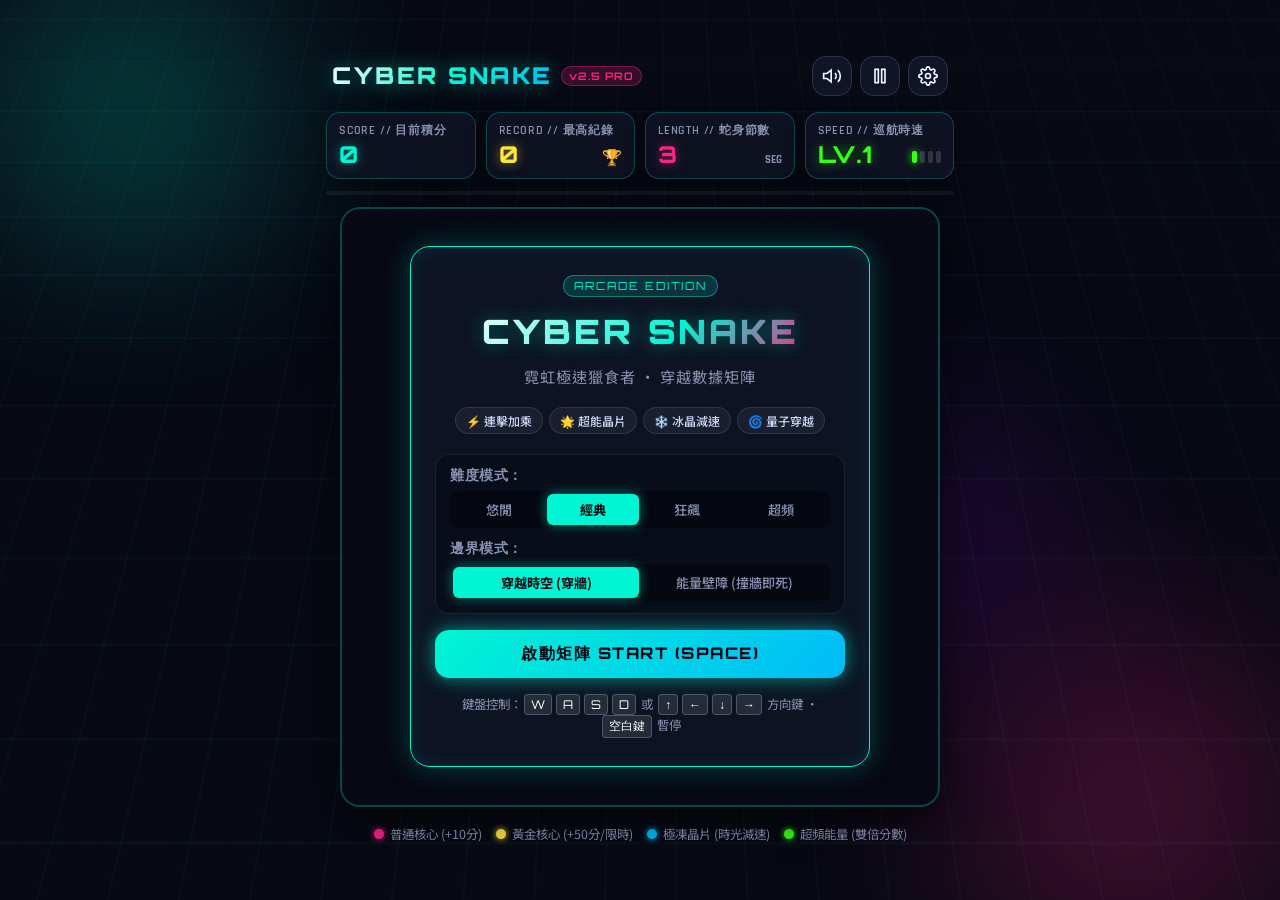
<file: index.html>
<!DOCTYPE html>
<html lang="zh-TW">
<head>
  <meta charset="UTF-8">
  <meta name="viewport" content="width=device-width, initial-scale=1.0, maximum-scale=1.0, user-scalable=no">
  <title>CYBER SNAKE // 極光霓幻貪食蛇 2077</title>
  <meta name="description" content="極致聲光震撼的 HTML5 霓虹賽博風貪食蛇遊戲，具備連擊系統、特殊道具、流暢特效與自定義模式！">
  <link rel="preconnect" href="https://fonts.googleapis.com">
  <link rel="preconnect" href="https://fonts.gstatic.com" crossorigin>
  <link href="https://fonts.googleapis.com/css2?family=Orbitron:wght@400;600;800;900&family=Rajdhani:wght@500;600;700&family=Noto+Sans+TC:wght@400;500;700&display=swap" rel="stylesheet">
  <link rel="stylesheet" href="style.css">
</head>
<body>
  <!-- 背景流動光暈與網格 -->
  <div class="cyber-bg" aria-hidden="true">
    <div class="cyber-grid"></div>
    <div class="cyber-orb orb-1"></div>
    <div class="cyber-orb orb-2"></div>
    <div class="cyber-orb orb-3"></div>
  </div>

  <div class="game-wrapper" id="gameWrapper">
    <!-- 頂部導航與狀態列 -->
    <header class="game-header">
      <div class="brand-zone">
        <div class="logo-glitch" data-text="CYBER SNAKE">
          <span class="neon-title">CYBER SNAKE</span>
          <span class="sub-badge">v2.5 PRO</span>
        </div>
      </div>

      <div class="header-actions">
        <button id="btnSound" class="glass-btn icon-btn" title="聲音開關" aria-label="音效切換">
          <svg id="soundIconOn" class="svg-icon" viewBox="0 0 24 24" fill="none" stroke="currentColor" stroke-width="2">
            <polygon points="11 5 6 9 2 9 2 15 6 15 11 19 11 5"></polygon>
            <path d="M19.07 4.93a10 10 0 0 1 0 14.14M15.54 8.46a5 5 0 0 1 0 7.07"></path>
          </svg>
          <svg id="soundIconOff" class="svg-icon hidden" viewBox="0 0 24 24" fill="none" stroke="currentColor" stroke-width="2">
            <polygon points="11 5 6 9 2 9 2 15 6 15 11 19 11 5"></polygon>
            <line x1="23" y1="9" x2="17" y2="15"></line>
            <line x1="17" y1="9" x2="23" y2="15"></line>
          </svg>
        </button>
        <button id="btnPause" class="glass-btn icon-btn" title="暫停遊戲 (Space)" aria-label="暫停">
          <svg id="pauseIcon" class="svg-icon" viewBox="0 0 24 24" fill="none" stroke="currentColor" stroke-width="2">
            <rect x="6" y="4" width="4" height="16"></rect>
            <rect x="14" y="4" width="4" height="16"></rect>
          </svg>
          <svg id="playIcon" class="svg-icon hidden" viewBox="0 0 24 24" fill="none" stroke="currentColor" stroke-width="2">
            <polygon points="5 3 19 12 5 21 5 3"></polygon>
          </svg>
        </button>
        <button id="btnSettings" class="glass-btn icon-btn" title="遊戲設定" aria-label="設定">
          <svg class="svg-icon" viewBox="0 0 24 24" fill="none" stroke="currentColor" stroke-width="2">
            <circle cx="12" cy="12" r="3"></circle>
            <path d="M19.4 15a1.65 1.65 0 0 0 .33 1.82l.06.06a2 2 0 0 1 0 2.83 2 2 0 0 1-2.83 0l-.06-.06a1.65 1.65 0 0 0-1.82-.33 1.65 1.65 0 0 0-1 1.51V21a2 2 0 0 1-2 2 2 2 0 0 1-2-2v-.09A1.65 1.65 0 0 0 9 19.4a1.65 1.65 0 0 0-1.82.33l-.06.06a2 2 0 0 1-2.83 0 2 2 0 0 1 0-2.83l.06-.06a1.65 1.65 0 0 0 .33-1.82 1.65 1.65 0 0 0-1.51-1H3a2 2 0 0 1-2-2 2 2 0 0 1 2-2h.09A1.65 1.65 0 0 0 4.6 9a1.65 1.65 0 0 0-.33-1.82l-.06-.06a2 2 0 0 1 0-2.83 2 2 0 0 1 2.83 0l.06.06a1.65 1.65 0 0 0 1.82.33H9a1.65 1.65 0 0 0 1-1.51V3a2 2 0 0 1 2-2 2 2 0 0 1 2 2v.09a1.65 1.65 0 0 0 1 1.51 1.65 1.65 0 0 0 1.82-.33l.06-.06a2 2 0 0 1 2.83 0 2 2 0 0 1 0 2.83l-.06.06a1.65 1.65 0 0 0-.33 1.82V9a1.65 1.65 0 0 0 1.51 1H21a2 2 0 0 1 2 2 2 2 0 0 1-2 2h-.09a1.65 1.65 0 0 0-1.51 1z"></path>
          </svg>
        </button>
      </div>
    </header>

    <!-- 儀表板 HUD -->
    <section class="hud-dashboard" aria-label="遊戲資訊儀表板">
      <div class="hud-card score-card">
        <span class="hud-label">SCORE // 目前積分</span>
        <div class="hud-value-row">
          <span id="currentScore" class="hud-value neon-cyan">0</span>
          <span id="comboBadge" class="combo-badge hidden">x1.5 COMBO</span>
        </div>
      </div>

      <div class="hud-card highscore-card">
        <span class="hud-label">RECORD // 最高紀錄</span>
        <div class="hud-value-row">
          <span id="highScore" class="hud-value neon-gold">0</span>
          <span class="trophy-icon">🏆</span>
        </div>
      </div>

      <div class="hud-card length-card">
        <span class="hud-label">LENGTH // 蛇身節數</span>
        <div class="hud-value-row">
          <span id="snakeLength" class="hud-value neon-magenta">3</span>
          <span class="length-unit">SEG</span>
        </div>
      </div>

      <div class="hud-card speed-card">
        <span class="hud-label">SPEED // 巡航時速</span>
        <div class="hud-value-row">
          <span id="speedDisplay" class="hud-value neon-green">LV.1</span>
          <div class="speed-gauge" id="speedGauge">
            <span class="bar active"></span>
            <span class="bar"></span>
            <span class="bar"></span>
            <span class="bar"></span>
          </div>
        </div>
      </div>
    </section>

    <!-- 連擊進度條 -->
    <div class="combo-progress-wrapper">
      <div id="comboProgressBar" class="combo-progress-bar"></div>
    </div>

    <!-- 核心畫布區域 -->
    <main class="canvas-container" id="canvasContainer">
      <canvas id="gameCanvas" width="600" height="600"></canvas>

      <!-- 畫面震動覆蓋層 -->
      <div id="screenFxOverlay" class="screen-fx-overlay"></div>

      <!-- 開始選單覆蓋層 -->
      <div id="startOverlay" class="game-overlay active">
        <div class="overlay-box neon-glow-box">
          <div class="overlay-badge">ARCADE EDITION</div>
          <h1 class="game-main-title">CYBER SNAKE</h1>
          <p class="game-tagline">霓虹極速獵食者 ‧ 穿越數據矩陣</p>
          
          <div class="feature-pills">
            <span class="pill">⚡ 連擊加乘</span>
            <span class="pill">🌟 超能晶片</span>
            <span class="pill">❄️ 冰晶減速</span>
            <span class="pill">🌀 量子穿越</span>
          </div>

          <div class="quick-settings">
            <div class="setting-item">
              <span class="setting-title">難度模式：</span>
              <div class="segmented-control" id="startDifficultySelect">
                <button type="button" class="segment-btn" data-diff="chill">悠閒</button>
                <button type="button" class="segment-btn active" data-diff="normal">經典</button>
                <button type="button" class="segment-btn" data-diff="rush">狂飆</button>
                <button type="button" class="segment-btn" data-diff="adaptive">超頻</button>
              </div>
            </div>
            <div class="setting-item">
              <span class="setting-title">邊界模式：</span>
              <div class="segmented-control" id="startBoundarySelect">
                <button type="button" class="segment-btn active" data-wall="wrap">穿越時空 (穿牆)</button>
                <button type="button" class="segment-btn" data-wall="boxed">能量壁障 (撞牆即死)</button>
              </div>
            </div>
          </div>

          <button id="btnStartGame" class="action-btn primary-btn pulse-glow">
            <span class="btn-text">啟動矩陣 START (SPACE)</span>
            <div class="btn-shine"></div>
          </button>

          <div class="desktop-tips">
            <span>鍵盤控制：<kbd>W</kbd><kbd>A</kbd><kbd>S</kbd><kbd>D</kbd> 或 <kbd>↑</kbd><kbd>←</kbd><kbd>↓</kbd><kbd>→</kbd> 方向鍵 ‧ <kbd>空白鍵</kbd> 暫停</span>
          </div>
        </div>
      </div>

      <!-- 暫停覆蓋層 -->
      <div id="pauseOverlay" class="game-overlay hidden">
        <div class="overlay-box mini-box">
          <h2 class="overlay-title">SYSTEM PAUSED</h2>
          <p class="overlay-subtitle">系統已暫停，隨時可繼續</p>
          <div class="overlay-btn-group">
            <button id="btnResumeGame" class="action-btn primary-btn">
              <span>繼續遊戲 RESUME</span>
            </button>
            <button id="btnRestartFromPause" class="action-btn secondary-btn">
              <span>重啟回合 RESTART</span>
            </button>
          </div>
        </div>
      </div>

      <!-- 遊戲結束覆蓋層 -->
      <div id="gameOverOverlay" class="game-overlay hidden">
        <div class="overlay-box neon-danger-box">
          <div class="death-glitch">CRITICAL COLLISION</div>
          <h2 class="game-over-title">MISSION OVER</h2>
          <p id="deathReason" class="death-reason">撞擊了自身的奈米尾節</p>

          <div class="game-over-stats">
            <div class="stat-col">
              <span class="stat-name">本次得分</span>
              <span id="finalScore" class="stat-num neon-cyan">0</span>
            </div>
            <div class="stat-divider"></div>
            <div class="stat-col">
              <span class="stat-name">最高連擊</span>
              <span id="finalMaxCombo" class="stat-num neon-magenta">x0</span>
            </div>
            <div class="stat-divider"></div>
            <div class="stat-col">
              <span class="stat-name">吸收能量</span>
              <span id="finalApples" class="stat-num neon-gold">0</span>
            </div>
          </div>

          <div id="newRecordBanner" class="new-record-banner hidden">
            ✨ NEW HIGH SCORE! 刷新歷史最高紀錄 ✨
          </div>

          <div class="overlay-btn-group">
            <button id="btnPlayAgain" class="action-btn primary-btn pulse-glow">
              <span>再玩一次 PLAY AGAIN (R)</span>
            </button>
            <button id="btnOpenMenu" class="action-btn secondary-btn">
              <span>返回首頁 MENU</span>
            </button>
          </div>
        </div>
      </div>
    </main>

    <!-- 底部行動裝置虛擬控制器 (手機/觸控螢幕自適應) -->
    <nav class="mobile-controls" id="mobileControls" aria-label="行動控制鍵">
      <div class="dpad-container">
        <button id="btnUp" class="dpad-btn dpad-up" aria-label="向上">▲</button>
        <div class="dpad-middle-row">
          <button id="btnLeft" class="dpad-btn dpad-left" aria-label="向左">◀</button>
          <div class="dpad-center"></div>
          <button id="btnRight" class="dpad-btn dpad-right" aria-label="向右">▶</button>
        </div>
        <button id="btnDown" class="dpad-btn dpad-down" aria-label="向下">▼</button>
      </div>
    </nav>

    <!-- 玩法說明與圖例列 -->
    <footer class="game-legend">
      <div class="legend-item"><span class="legend-dot dot-normal"></span> 普通核心 (+10分)</div>
      <div class="legend-item"><span class="legend-dot dot-gold"></span> 黃金核心 (+50分/限時)</div>
      <div class="legend-item"><span class="legend-dot dot-freeze"></span> 極凍晶片 (時光減速)</div>
      <div class="legend-item"><span class="legend-dot dot-hyper"></span> 超頻能量 (雙倍分數)</div>
    </footer>
  </div>

  <!-- 設定對話框 Modal -->
  <dialog id="settingsModal" class="cyber-modal">
    <div class="modal-content neon-glow-box">
      <div class="modal-header">
        <h3 class="modal-title">⚙️ 系統參數配置 SYSTEM CONFIG</h3>
        <button id="btnCloseSettings" class="close-btn" aria-label="關閉設定">✕</button>
      </div>

      <div class="modal-body">
        <div class="form-group">
          <label class="form-label" for="themeSelect">霓虹光譜 (外觀配色)：</label>
          <select id="themeSelect" class="cyber-select">
            <option value="cyber">青藍賽博 (Cyber Neon)</option>
            <option value="emerald">翡翠毒牙 (Emerald Viper)</option>
            <option value="solar">日珥烈焰 (Solar Flare)</option>
            <option value="amethyst">紫晶幻影 (Amethyst Phantom)</option>
          </select>
        </div>

        <div class="form-group">
          <label class="form-label" for="settingDifficulty">預設初始難度：</label>
          <select id="settingDifficulty" class="cyber-select">
            <option value="chill">悠閒巡航 (慢速 110ms)</option>
            <option value="normal" selected>經典平衡 (標準 80ms)</option>
            <option value="rush">極速狂飆 (疾速 55ms)</option>
            <option value="adaptive">動態超頻 (越吃越快)</option>
          </select>
        </div>

        <div class="form-group">
          <label class="form-label" for="settingBoundary">邊界規則：</label>
          <select id="settingBoundary" class="cyber-select">
            <option value="wrap" selected>穿牆模式 (穿透邊界由對側出現)</option>
            <option value="boxed">封閉邊界 (撞擊邊界直接結算)</option>
          </select>
        </div>

        <div class="form-group">
          <label class="form-label">音效設定：</label>
          <div class="toggle-row">
            <span>Synthesizer 8-bit 音效</span>
            <label class="switch">
              <input type="checkbox" id="checkSoundEnabled" checked>
              <span class="slider"></span>
            </label>
          </div>
          <div class="toggle-row" style="margin-top: 10px;">
            <span>合成器氛圍背景音 (Ambient BGM)</span>
            <label class="switch">
              <input type="checkbox" id="checkBgmEnabled" checked>
              <span class="slider"></span>
            </label>
          </div>
        </div>

        <div class="form-group">
          <button id="btnResetHighScore" class="action-btn danger-btn-outline">
            重設歷史最高紀錄
          </button>
        </div>
      </div>

      <div class="modal-footer">
        <button id="btnSaveSettings" class="action-btn primary-btn">
          儲存並套用 SAVE
        </button>
      </div>
    </div>
  </dialog>

  <script src="game.js"></script>
</body>
</html>
</file>
<file: style.css>
/* ==========================================================================
   CYBER SNAKE // 極光霓幻貪食蛇 2077 - DESIGN SYSTEM
   ========================================================================== */

:root {
  /* 賽博核心調色盤 (Cyber Neon) */
  --bg-dark: #070913;
  --bg-card: rgba(16, 21, 38, 0.75);
  --bg-card-border: rgba(0, 245, 212, 0.25);
  
  --neon-cyan: #00f5d4;
  --neon-magenta: #f72585;
  --neon-purple: #7209b7;
  --neon-gold: #fee440;
  --neon-green: #39ff14;
  --neon-blue: #00bbf9;
  --neon-red: #ff0055;

  /* 當前主題色彩動態變數 */
  --snake-head-color: #00f5d4;
  --snake-tail-color: #7209b7;
  --snake-glow-color: rgba(0, 245, 212, 0.6);
  --food-normal: #f72585;
  --food-gold: #fee440;
  --food-freeze: #00bbf9;
  --food-hyper: #39ff14;

  --text-main: #f0f4fc;
  --text-muted: #8892b0;
  --font-display: 'Orbitron', -apple-system, BlinkMacSystemFont, sans-serif;
  --font-sub: 'Rajdhani', -apple-system, sans-serif;
  --font-text: 'Noto Sans TC', sans-serif;

  --radius-sm: 8px;
  --radius-md: 14px;
  --radius-lg: 20px;
  --radius-full: 9999px;

  --shadow-neon-cyan: 0 0 15px rgba(0, 245, 212, 0.45), 0 0 30px rgba(0, 245, 212, 0.2);
  --shadow-neon-magenta: 0 0 15px rgba(247, 37, 133, 0.45), 0 0 30px rgba(247, 37, 133, 0.2);
  --shadow-neon-gold: 0 0 15px rgba(254, 228, 64, 0.45), 0 0 30px rgba(254, 228, 64, 0.2);
}

/* 主題換色系統 */
body[data-theme="emerald"] {
  --snake-head-color: #39ff14;
  --snake-tail-color: #00f5d4;
  --snake-glow-color: rgba(57, 255, 20, 0.6);
  --bg-card-border: rgba(57, 255, 20, 0.3);
}

body[data-theme="solar"] {
  --snake-head-color: #ff9100;
  --snake-tail-color: #ff0055;
  --snake-glow-color: rgba(255, 145, 0, 0.6);
  --bg-card-border: rgba(255, 145, 0, 0.3);
}

body[data-theme="amethyst"] {
  --snake-head-color: #b5179e;
  --snake-tail-color: #480ca8;
  --snake-glow-color: rgba(181, 23, 158, 0.6);
  --bg-card-border: rgba(181, 23, 158, 0.3);
}

/* 基礎重置 */
*, *::before, *::after {
  box-sizing: border-box;
  margin: 0;
  padding: 0;
  user-select: none;
  -webkit-user-select: none;
  -webkit-tap-highlight-color: transparent;
}

html, body {
  width: 100%;
  min-height: 100vh;
  background-color: var(--bg-dark);
  color: var(--text-main);
  font-family: var(--font-text);
  overflow-x: hidden;
  display: flex;
  justify-content: center;
  align-items: center;
  touch-action: manipulation;
}

/* ==========================================================================
   背景動態氛圍層
   ========================================================================== */
.cyber-bg {
  position: fixed;
  inset: 0;
  z-index: 0;
  pointer-events: none;
  overflow: hidden;
}

.cyber-grid {
  position: absolute;
  inset: -100px;
  background-image: 
    linear-gradient(to right, rgba(0, 245, 212, 0.04) 1px, transparent 1px),
    linear-gradient(to bottom, rgba(0, 245, 212, 0.04) 1px, transparent 1px);
  background-size: 40px 40px;
  transform: perspective(600px) rotateX(25deg);
  transform-origin: center top;
  animation: gridShift 25s linear infinite;
}

@keyframes gridShift {
  0% { transform: perspective(600px) rotateX(25deg) translateY(0); }
  100% { transform: perspective(600px) rotateX(25deg) translateY(40px); }
}

.cyber-orb {
  position: absolute;
  border-radius: 50%;
  filter: blur(90px);
  opacity: 0.35;
  animation: orbFloat 18s ease-in-out infinite alternate;
}

.orb-1 {
  width: 420px;
  height: 420px;
  background: radial-gradient(circle, var(--neon-cyan) 0%, transparent 70%);
  top: -100px;
  left: -80px;
}

.orb-2 {
  width: 500px;
  height: 500px;
  background: radial-gradient(circle, var(--neon-magenta) 0%, transparent 70%);
  bottom: -150px;
  right: -100px;
  animation-delay: -6s;
}

.orb-3 {
  width: 350px;
  height: 350px;
  background: radial-gradient(circle, var(--neon-purple) 0%, transparent 70%);
  top: 40%;
  left: 60%;
  animation-delay: -12s;
}

@keyframes orbFloat {
  0% { transform: translate(0, 0) scale(1); }
  50% { transform: translate(40px, -30px) scale(1.15); }
  100% { transform: translate(-30px, 40px) scale(0.95); }
}

/* ==========================================================================
   主容器結構
   ========================================================================== */
.game-wrapper {
  position: relative;
  z-index: 1;
  width: 100%;
  max-width: 660px;
  min-height: 100vh;
  padding: 16px;
  display: flex;
  flex-direction: column;
  justify-content: center;
  align-items: center;
  gap: 12px;
}

/* 頂部標題與工具按鈕 */
.game-header {
  width: 100%;
  display: flex;
  align-items: center;
  justify-content: space-between;
  padding: 4px 6px;
}

.brand-zone {
  display: flex;
  align-items: center;
}

.logo-glitch {
  display: flex;
  align-items: center;
  gap: 8px;
}

.neon-title {
  font-family: var(--font-display);
  font-size: 1.45rem;
  font-weight: 900;
  letter-spacing: 2.5px;
  background: linear-gradient(135deg, #fff 0%, var(--neon-cyan) 55%, var(--neon-blue) 100%);
  -webkit-background-clip: text;
  -webkit-text-fill-color: transparent;
  filter: drop-shadow(0 0 10px rgba(0, 245, 212, 0.45));
}

.sub-badge {
  font-family: var(--font-display);
  font-size: 0.65rem;
  font-weight: 700;
  padding: 2px 7px;
  background: rgba(247, 37, 133, 0.2);
  color: var(--neon-magenta);
  border: 1px solid rgba(247, 37, 133, 0.4);
  border-radius: var(--radius-full);
  letter-spacing: 1px;
}

.header-actions {
  display: flex;
  align-items: center;
  gap: 8px;
}

.glass-btn {
  background: rgba(20, 27, 49, 0.7);
  border: 1px solid rgba(255, 255, 255, 0.12);
  backdrop-filter: blur(12px);
  color: var(--text-main);
  border-radius: var(--radius-md);
  cursor: pointer;
  display: flex;
  align-items: center;
  justify-content: center;
  transition: all 0.2s cubic-bezier(0.16, 1, 0.3, 1);
}

.icon-btn {
  width: 40px;
  height: 40px;
}

.glass-btn:hover {
  background: rgba(0, 245, 212, 0.15);
  border-color: var(--neon-cyan);
  color: var(--neon-cyan);
  transform: translateY(-2px);
  box-shadow: 0 4px 15px rgba(0, 245, 212, 0.25);
}

.glass-btn:active {
  transform: translateY(0);
}

.svg-icon {
  width: 20px;
  height: 20px;
}

.hidden {
  display: none !important;
}

/* ==========================================================================
   HUD 儀表板
   ========================================================================== */
.hud-dashboard {
  width: 100%;
  display: grid;
  grid-template-columns: repeat(4, 1fr);
  gap: 10px;
}

.hud-card {
  background: var(--bg-card);
  backdrop-filter: blur(16px);
  border: 1px solid var(--bg-card-border);
  border-radius: var(--radius-md);
  padding: 10px 12px;
  display: flex;
  flex-direction: column;
  justify-content: space-between;
  box-shadow: 0 4px 20px rgba(0, 0, 0, 0.35);
  transition: border-color 0.3s ease, transform 0.2s ease;
}

.hud-card:hover {
  transform: translateY(-2px);
  border-color: var(--neon-cyan);
}

.hud-label {
  font-family: var(--font-sub);
  font-size: 0.72rem;
  font-weight: 600;
  color: var(--text-muted);
  letter-spacing: 0.8px;
  text-transform: uppercase;
  white-space: nowrap;
}

.hud-value-row {
  display: flex;
  align-items: baseline;
  justify-content: space-between;
  margin-top: 4px;
}

.hud-value {
  font-family: var(--font-display);
  font-size: 1.45rem;
  font-weight: 800;
  line-height: 1.1;
  letter-spacing: 1px;
}

.neon-cyan {
  color: var(--neon-cyan);
  text-shadow: 0 0 12px rgba(0, 245, 212, 0.5);
}

.neon-gold {
  color: var(--neon-gold);
  text-shadow: 0 0 12px rgba(254, 228, 64, 0.5);
}

.neon-magenta {
  color: var(--neon-magenta);
  text-shadow: 0 0 12px rgba(247, 37, 133, 0.5);
}

.neon-green {
  color: var(--neon-green);
  text-shadow: 0 0 12px rgba(57, 255, 20, 0.5);
}

.trophy-icon {
  font-size: 1rem;
}

.length-unit {
  font-family: var(--font-sub);
  font-size: 0.7rem;
  color: var(--text-muted);
  font-weight: 700;
}

.combo-badge {
  font-family: var(--font-display);
  font-size: 0.65rem;
  font-weight: 800;
  padding: 2px 6px;
  background: linear-gradient(135deg, var(--neon-magenta), var(--neon-purple));
  color: #fff;
  border-radius: var(--radius-sm);
  box-shadow: 0 0 10px var(--neon-magenta);
  animation: pulseBadge 0.6s infinite alternate;
}

@keyframes pulseBadge {
  0% { transform: scale(0.96); filter: brightness(1); }
  100% { transform: scale(1.08); filter: brightness(1.3); }
}

.speed-gauge {
  display: flex;
  gap: 3px;
  align-items: center;
}

.speed-gauge .bar {
  width: 5px;
  height: 12px;
  background: rgba(255, 255, 255, 0.15);
  border-radius: 2px;
  transition: all 0.3s ease;
}

.speed-gauge .bar.active {
  background: var(--neon-green);
  box-shadow: 0 0 8px var(--neon-green);
}

/* 連擊計時進度條 */
.combo-progress-wrapper {
  width: 100%;
  height: 4px;
  background: rgba(255, 255, 255, 0.06);
  border-radius: 2px;
  overflow: hidden;
}

.combo-progress-bar {
  width: 0%;
  height: 100%;
  background: linear-gradient(90deg, var(--neon-cyan), var(--neon-magenta), var(--neon-gold));
  border-radius: 2px;
  transition: width 0.1s linear;
  box-shadow: 0 0 10px var(--neon-magenta);
}

/* ==========================================================================
   畫布容器
   ========================================================================== */
.canvas-container {
  position: relative;
  width: 100%;
  aspect-ratio: 1 / 1;
  max-width: 600px;
  max-height: 600px;
  background: rgba(9, 13, 27, 0.9);
  backdrop-filter: blur(20px);
  border: 2px solid var(--bg-card-border);
  border-radius: var(--radius-lg);
  overflow: hidden;
  box-shadow: 
    0 12px 40px rgba(0, 0, 0, 0.6),
    inset 0 0 30px rgba(0, 245, 212, 0.08);
  display: flex;
  align-items: center;
  justify-content: center;
}

#gameCanvas {
  width: 100%;
  height: 100%;
  display: block;
}

/* 震動與閃光特效層 */
.screen-fx-overlay {
  position: absolute;
  inset: 0;
  pointer-events: none;
  z-index: 10;
  transition: background-color 0.15s ease;
}

.screen-fx-overlay.flash-red {
  background-color: rgba(255, 0, 85, 0.35);
}

.screen-fx-overlay.flash-gold {
  background-color: rgba(254, 228, 64, 0.25);
}

.screen-fx-overlay.flash-blue {
  background-color: rgba(0, 187, 249, 0.25);
}

.canvas-container.screen-shake {
  animation: screenShakeAnim 0.35s cubic-bezier(0.36, 0.07, 0.19, 0.97) both;
}

@keyframes screenShakeAnim {
  10%, 90% { transform: translate3d(-3px, 2px, 0); }
  20%, 80% { transform: translate3d(4px, -3px, 0); }
  30%, 50%, 70% { transform: translate3d(-5px, 4px, 0); }
  40%, 60% { transform: translate3d(5px, -4px, 0); }
}

/* ==========================================================================
   覆蓋選單層 (Start / Pause / Game Over)
   ========================================================================== */
.game-overlay {
  position: absolute;
  inset: 0;
  z-index: 20;
  background: rgba(7, 9, 19, 0.88);
  backdrop-filter: blur(14px);
  display: flex;
  align-items: center;
  justify-content: center;
  padding: 24px;
  opacity: 0;
  pointer-events: none;
  transition: opacity 0.3s cubic-bezier(0.16, 1, 0.3, 1);
}

.game-overlay.active {
  opacity: 1;
  pointer-events: auto;
}

.overlay-box {
  width: 100%;
  max-width: 460px;
  background: rgba(15, 20, 37, 0.92);
  border-radius: var(--radius-lg);
  padding: 28px 24px;
  text-align: center;
  display: flex;
  flex-direction: column;
  align-items: center;
  gap: 16px;
  position: relative;
  overflow: hidden;
}

.neon-glow-box {
  border: 1px solid var(--neon-cyan);
  box-shadow: 
    0 0 30px rgba(0, 245, 212, 0.25),
    inset 0 0 20px rgba(0, 245, 212, 0.1);
}

.neon-danger-box {
  border: 1px solid var(--neon-red);
  box-shadow: 
    0 0 35px rgba(255, 0, 85, 0.35),
    inset 0 0 20px rgba(255, 0, 85, 0.15);
}

.mini-box {
  max-width: 360px;
  border: 1px solid rgba(255, 255, 255, 0.2);
  box-shadow: 0 10px 40px rgba(0, 0, 0, 0.7);
}

.overlay-badge {
  font-family: var(--font-display);
  font-size: 0.7rem;
  letter-spacing: 2px;
  padding: 3px 10px;
  border-radius: var(--radius-full);
  background: rgba(0, 245, 212, 0.15);
  color: var(--neon-cyan);
  border: 1px solid rgba(0, 245, 212, 0.4);
}

.game-main-title {
  font-family: var(--font-display);
  font-size: 2.1rem;
  font-weight: 900;
  letter-spacing: 3px;
  background: linear-gradient(135deg, #ffffff 0%, var(--neon-cyan) 60%, var(--neon-magenta) 100%);
  -webkit-background-clip: text;
  -webkit-text-fill-color: transparent;
  line-height: 1.1;
  text-shadow: 0 0 20px rgba(0, 245, 212, 0.4);
}

.game-tagline {
  color: var(--text-muted);
  font-size: 0.95rem;
  font-family: var(--font-text);
  letter-spacing: 1px;
}

.feature-pills {
  display: flex;
  flex-wrap: wrap;
  justify-content: center;
  gap: 6px;
  margin: 4px 0;
}

.pill {
  font-size: 0.75rem;
  font-weight: 500;
  padding: 4px 10px;
  background: rgba(255, 255, 255, 0.05);
  border: 1px solid rgba(255, 255, 255, 0.1);
  border-radius: var(--radius-full);
  color: #ccd6f6;
}

.quick-settings {
  width: 100%;
  display: flex;
  flex-direction: column;
  gap: 12px;
  padding: 12px 14px;
  background: rgba(8, 12, 24, 0.7);
  border-radius: var(--radius-md);
  border: 1px solid rgba(255, 255, 255, 0.08);
}

.setting-item {
  display: flex;
  flex-direction: column;
  gap: 6px;
  text-align: left;
}

.setting-title {
  font-family: var(--font-sub);
  font-size: 0.85rem;
  font-weight: 600;
  color: var(--text-muted);
  letter-spacing: 0.5px;
}

.segmented-control {
  display: flex;
  background: rgba(0, 0, 0, 0.4);
  border-radius: var(--radius-sm);
  padding: 3px;
  gap: 2px;
}

.segment-btn {
  flex: 1;
  background: transparent;
  border: none;
  color: var(--text-muted);
  font-family: var(--font-text);
  font-size: 0.82rem;
  font-weight: 500;
  padding: 6px 4px;
  border-radius: 6px;
  cursor: pointer;
  transition: all 0.2s ease;
  white-space: nowrap;
}

.segment-btn.active {
  background: var(--neon-cyan);
  color: #070913;
  font-weight: 700;
  box-shadow: 0 0 12px rgba(0, 245, 212, 0.5);
}

.segment-btn:hover:not(.active) {
  color: #fff;
  background: rgba(255, 255, 255, 0.05);
}

/* 按鈕設計 */
.action-btn {
  width: 100%;
  padding: 13px 20px;
  border: none;
  border-radius: var(--radius-md);
  font-family: var(--font-display);
  font-size: 1rem;
  font-weight: 800;
  letter-spacing: 1.5px;
  cursor: pointer;
  display: flex;
  align-items: center;
  justify-content: center;
  position: relative;
  overflow: hidden;
  transition: all 0.25s cubic-bezier(0.16, 1, 0.3, 1);
}

.primary-btn {
  background: linear-gradient(135deg, var(--neon-cyan) 0%, var(--neon-blue) 100%);
  color: #060814;
  box-shadow: var(--shadow-neon-cyan);
}

.primary-btn:hover {
  transform: translateY(-2px) scale(1.02);
  box-shadow: 0 0 25px rgba(0, 245, 212, 0.75);
}

.primary-btn:active {
  transform: translateY(0) scale(0.99);
}

.pulse-glow {
  animation: btnPulse 2s infinite ease-in-out;
}

@keyframes btnPulse {
  0%, 100% { box-shadow: 0 0 15px rgba(0, 245, 212, 0.45); }
  50% { box-shadow: 0 0 28px rgba(0, 245, 212, 0.85); }
}

.btn-shine {
  position: absolute;
  top: 0;
  left: -100%;
  width: 50%;
  height: 100%;
  background: linear-gradient(90deg, transparent, rgba(255, 255, 255, 0.4), transparent);
  transform: skewX(-20deg);
  animation: shineLoop 3.5s infinite ease-in-out;
}

@keyframes shineLoop {
  0%, 60% { left: -100%; }
  100% { left: 200%; }
}

.secondary-btn {
  background: rgba(255, 255, 255, 0.08);
  border: 1px solid rgba(255, 255, 255, 0.2);
  color: #f0f4fc;
}

.secondary-btn:hover {
  background: rgba(255, 255, 255, 0.15);
  border-color: #fff;
  transform: translateY(-2px);
}

.danger-btn-outline {
  background: transparent;
  border: 1px solid var(--neon-red);
  color: var(--neon-red);
  padding: 8px 14px;
  font-size: 0.85rem;
  border-radius: var(--radius-sm);
  cursor: pointer;
  font-family: var(--font-text);
  transition: all 0.2s ease;
}

.danger-btn-outline:hover {
  background: rgba(255, 0, 85, 0.15);
  box-shadow: 0 0 15px rgba(255, 0, 85, 0.4);
}

.desktop-tips {
  font-size: 0.78rem;
  color: var(--text-muted);
}

kbd {
  display: inline-block;
  padding: 2px 6px;
  font-family: var(--font-display);
  font-size: 0.75rem;
  background: rgba(255, 255, 255, 0.1);
  border: 1px solid rgba(255, 255, 255, 0.2);
  border-radius: 4px;
  margin: 0 2px;
  color: #fff;
}

/* 遊戲結束內容 */
.death-glitch {
  font-family: var(--font-display);
  font-size: 0.75rem;
  letter-spacing: 2px;
  color: var(--neon-red);
  font-weight: 700;
}

.game-over-title {
  font-family: var(--font-display);
  font-size: 2.2rem;
  font-weight: 900;
  color: var(--neon-red);
  letter-spacing: 3px;
  text-shadow: 0 0 20px rgba(255, 0, 85, 0.6);
}

.death-reason {
  color: var(--text-muted);
  font-size: 0.92rem;
}

.game-over-stats {
  width: 100%;
  display: flex;
  align-items: center;
  justify-content: space-around;
  padding: 14px;
  background: rgba(0, 0, 0, 0.4);
  border-radius: var(--radius-md);
  border: 1px solid rgba(255, 0, 85, 0.2);
}

.stat-col {
  display: flex;
  flex-direction: column;
  gap: 4px;
}

.stat-name {
  font-family: var(--font-sub);
  font-size: 0.8rem;
  color: var(--text-muted);
}

.stat-num {
  font-family: var(--font-display);
  font-size: 1.4rem;
  font-weight: 800;
}

.stat-divider {
  width: 1px;
  height: 35px;
  background: rgba(255, 255, 255, 0.1);
}

.new-record-banner {
  width: 100%;
  padding: 8px 12px;
  background: linear-gradient(90deg, rgba(254, 228, 64, 0.2), rgba(247, 37, 133, 0.2));
  border: 1px solid var(--neon-gold);
  border-radius: var(--radius-sm);
  color: var(--neon-gold);
  font-family: var(--font-sub);
  font-size: 0.9rem;
  font-weight: 700;
  letter-spacing: 1px;
  animation: bannerPulse 1.2s infinite alternate;
}

@keyframes bannerPulse {
  0% { transform: scale(0.98); }
  100% { transform: scale(1.02); box-shadow: 0 0 15px rgba(254, 228, 64, 0.4); }
}

.overlay-btn-group {
  width: 100%;
  display: flex;
  gap: 10px;
}

/* ==========================================================================
   行動裝置虛擬控制器 (D-PAD)
   ========================================================================== */
.mobile-controls {
  width: 100%;
  display: none;
  justify-content: center;
  align-items: center;
  padding: 8px 0;
}

.dpad-container {
  display: flex;
  flex-direction: column;
  align-items: center;
  gap: 6px;
}

.dpad-middle-row {
  display: flex;
  align-items: center;
  gap: 6px;
}

.dpad-btn {
  width: 60px;
  height: 52px;
  background: rgba(20, 27, 49, 0.85);
  border: 1px solid rgba(0, 245, 212, 0.3);
  backdrop-filter: blur(8px);
  color: var(--neon-cyan);
  font-size: 1.25rem;
  border-radius: var(--radius-md);
  display: flex;
  align-items: center;
  justify-content: center;
  cursor: pointer;
  transition: all 0.15s ease;
  box-shadow: 0 4px 12px rgba(0, 0, 0, 0.4);
}

.dpad-btn:active {
  background: var(--neon-cyan);
  color: #070913;
  transform: scale(0.92);
  box-shadow: 0 0 15px var(--neon-cyan);
}

.dpad-center {
  width: 44px;
  height: 44px;
  border-radius: 50%;
  background: rgba(255, 255, 255, 0.04);
}

/* ==========================================================================
   圖例說明
   ========================================================================== */
.game-legend {
  width: 100%;
  display: flex;
  flex-wrap: wrap;
  justify-content: center;
  gap: 14px;
  padding: 6px 0;
  font-size: 0.78rem;
  color: var(--text-muted);
}

.legend-item {
  display: flex;
  align-items: center;
  gap: 6px;
}

.legend-dot {
  width: 10px;
  height: 10px;
  border-radius: 50%;
  display: inline-block;
}

.dot-normal {
  background: var(--food-normal);
  box-shadow: 0 0 6px var(--food-normal);
}

.dot-gold {
  background: var(--food-gold);
  box-shadow: 0 0 6px var(--food-gold);
}

.dot-freeze {
  background: var(--food-freeze);
  box-shadow: 0 0 6px var(--food-freeze);
}

.dot-hyper {
  background: var(--food-hyper);
  box-shadow: 0 0 6px var(--food-hyper);
}

/* ==========================================================================
   設定彈窗 Modal
   ========================================================================== */
.cyber-modal {
  position: fixed;
  inset: 0;
  margin: auto;
  border: none;
  background: transparent;
  padding: 16px;
  max-width: 500px;
  width: 90%;
  z-index: 100;
}

.cyber-modal::backdrop {
  background: rgba(4, 6, 14, 0.85);
  backdrop-filter: blur(8px);
}

.modal-content {
  background: rgba(14, 18, 35, 0.96);
  border: 1px solid var(--neon-cyan);
  border-radius: var(--radius-lg);
  padding: 24px;
  display: flex;
  flex-direction: column;
  gap: 18px;
  box-shadow: 0 20px 50px rgba(0, 0, 0, 0.8), 0 0 30px rgba(0, 245, 212, 0.2);
}

.modal-header {
  display: flex;
  align-items: center;
  justify-content: space-between;
  border-bottom: 1px solid rgba(255, 255, 255, 0.08);
  padding-bottom: 12px;
}

.modal-title {
  font-family: var(--font-display);
  font-size: 1.05rem;
  font-weight: 700;
  color: var(--neon-cyan);
  letter-spacing: 1px;
}

.close-btn {
  background: transparent;
  border: none;
  color: var(--text-muted);
  font-size: 1.25rem;
  cursor: pointer;
  padding: 4px 8px;
  border-radius: 6px;
}

.close-btn:hover {
  color: #fff;
  background: rgba(255, 255, 255, 0.1);
}

.modal-body {
  display: flex;
  flex-direction: column;
  gap: 16px;
}

.form-group {
  display: flex;
  flex-direction: column;
  gap: 6px;
}

.form-label {
  font-family: var(--font-sub);
  font-size: 0.9rem;
  font-weight: 600;
  color: #ccd6f6;
}

.cyber-select {
  width: 100%;
  padding: 10px 14px;
  background: rgba(7, 9, 20, 0.8);
  border: 1px solid rgba(255, 255, 255, 0.15);
  border-radius: var(--radius-sm);
  color: #fff;
  font-family: var(--font-text);
  font-size: 0.92rem;
  outline: none;
  transition: border-color 0.2s ease;
}

.cyber-select:focus {
  border-color: var(--neon-cyan);
  box-shadow: 0 0 10px rgba(0, 245, 212, 0.3);
}

.cyber-select option {
  background: #0d1224;
  color: #fff;
}

.toggle-row {
  display: flex;
  align-items: center;
  justify-content: space-between;
  font-size: 0.9rem;
  color: var(--text-muted);
}

.switch {
  position: relative;
  display: inline-block;
  width: 44px;
  height: 24px;
}

.switch input {
  opacity: 0;
  width: 0;
  height: 0;
}

.slider {
  position: absolute;
  cursor: pointer;
  inset: 0;
  background-color: rgba(255, 255, 255, 0.15);
  transition: 0.3s;
  border-radius: 34px;
}

.slider::before {
  position: absolute;
  content: "";
  height: 18px;
  width: 18px;
  left: 3px;
  bottom: 3px;
  background-color: white;
  transition: 0.3s;
  border-radius: 50%;
}

input:checked + .slider {
  background-color: var(--neon-cyan);
  box-shadow: 0 0 10px rgba(0, 245, 212, 0.5);
}

input:checked + .slider::before {
  transform: translateX(20px);
  background-color: #070913;
}

.modal-footer {
  display: flex;
  justify-content: flex-end;
  padding-top: 10px;
  border-top: 1px solid rgba(255, 255, 255, 0.08);
}

/* ==========================================================================
   響應式設計 (RWD: 手機 / 平板)
   ========================================================================== */
@media (max-width: 680px) {
  .game-wrapper {
    padding: 10px;
    gap: 8px;
    justify-content: flex-start;
  }

  .neon-title {
    font-size: 1.2rem;
  }

  .hud-dashboard {
    gap: 6px;
  }

  .hud-card {
    padding: 6px 8px;
  }

  .hud-label {
    font-size: 0.62rem;
  }

  .hud-value {
    font-size: 1.15rem;
  }

  .canvas-container {
    max-width: 100%;
    aspect-ratio: 1 / 1;
    border-radius: var(--radius-md);
  }

  /* 顯示行動裝置控制器 */
  .mobile-controls {
    display: flex;
  }

  .desktop-tips {
    display: none;
  }

  .game-legend {
    font-size: 0.72rem;
    gap: 8px;
  }
}

@media (max-height: 750px) and (max-width: 680px) {
  .dpad-btn {
    width: 50px;
    height: 42px;
  }
}
</file>
